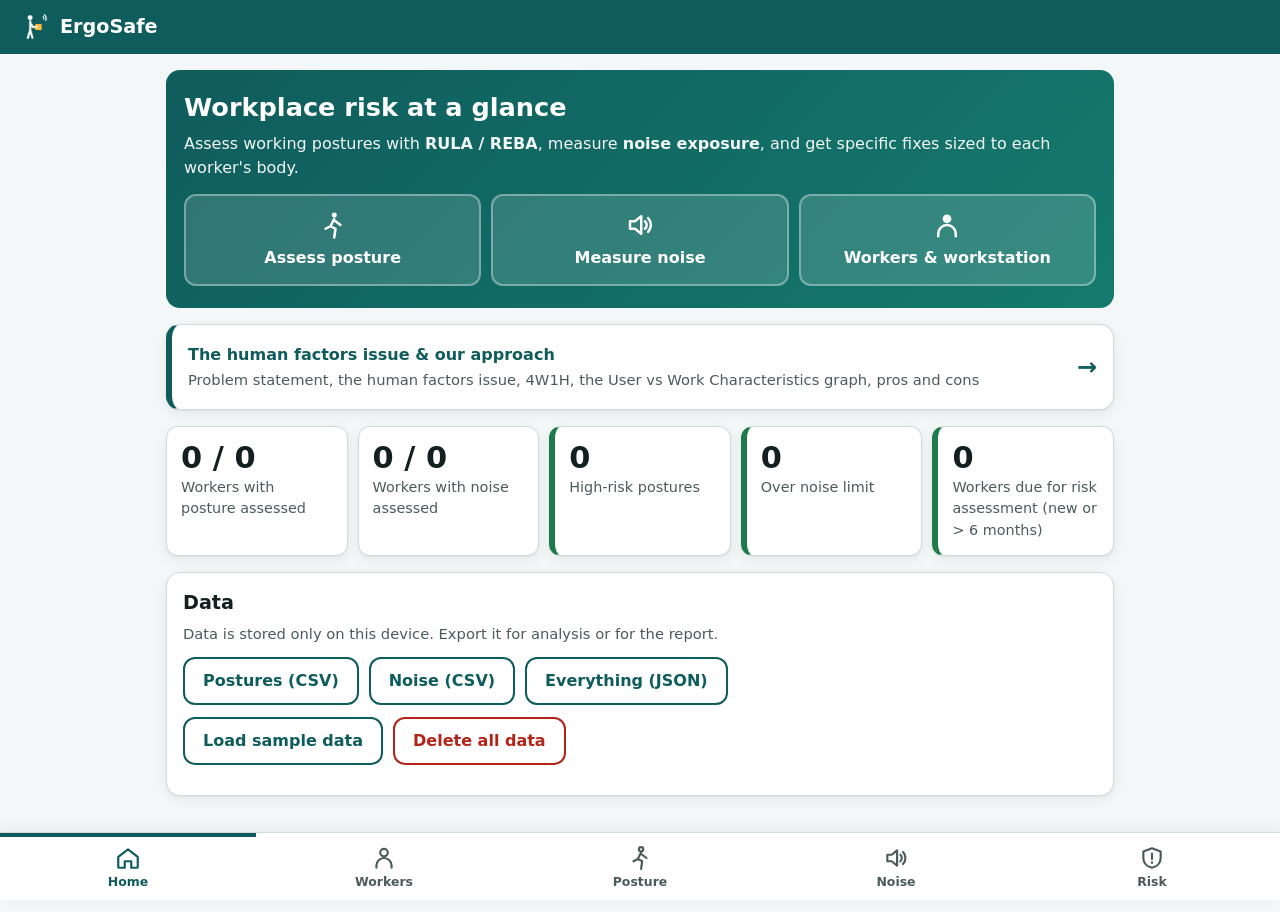
<file: index.html>
<!doctype html>
<html lang="en">
<head>
  <meta charset="utf-8">
  <meta name="viewport" content="width=device-width, initial-scale=1, viewport-fit=cover">
  <title>ErgoSafe</title>
  <meta name="description" content="Workplace posture (RULA / REBA) and noise exposure risk assessment with specific fixes for each worker.">
  <meta name="theme-color" content="#0f5c5c">
  <link rel="manifest" href="manifest.webmanifest">
  <link rel="icon" type="image/png" href="icons/icon-192.png">
  <link rel="apple-touch-icon" href="icons/icon-192.png">
  <link rel="stylesheet" href="css/styles.css">
</head>
<body>
  <a class="skip-link" href="#main">Skip to content</a>

  <header class="app-header">
    <div class="brand">
      <img src="icons/icon-192.png" alt="" width="34" height="34">
      <span>ErgoSafe</span>
    </div>
  </header>

  <main id="main">

    <!-- ============================ HOME / DASHBOARD ============================ -->
    <section id="view-home" class="view" aria-labelledby="home-title" hidden>
      <div class="hero">
        <h1 id="home-title">Workplace risk at a glance</h1>
        <p>Assess working postures with <strong>RULA / REBA</strong>, measure <strong>noise exposure</strong>, and get specific fixes sized to each worker's body.</p>
        <div class="quick-actions">
          <a class="big-action" href="#posture">
            <svg viewBox="0 0 24 24" aria-hidden="true"><circle cx="13" cy="4" r="2"/><path d="M13 7l-3 6 4 2-1 7M10 13l-4 2M14 9l4 3"/></svg>
            <span>Assess posture</span>
          </a>
          <a class="big-action" href="#noise">
            <svg viewBox="0 0 24 24" aria-hidden="true"><path d="M4 9v6h4l5 4V5L8 9z"/><path d="M16 9a4 4 0 0 1 0 6M18.5 6.5a8 8 0 0 1 0 11"/></svg>
            <span>Measure noise</span>
          </a>
          <a class="big-action" href="#workers">
            <svg viewBox="0 0 24 24" aria-hidden="true"><circle cx="12" cy="7" r="3.5"/><path d="M5 21v-2a7 7 0 0 1 14 0v2"/></svg>
            <span>Workers &amp; workstation</span>
          </a>
        </div>
      </div>

      <a class="about-link card" href="#about">
        <span class="about-link-text">
          <strong>The human factors issue &amp; our approach</strong>
          <span class="hint">Problem statement, the human factors issue, 4W1H, the User vs Work Characteristics graph, pros and cons</span>
        </span>
        <span class="about-link-arrow" aria-hidden="true">→</span>
      </a>

      <div id="home-summary" class="tile-row" aria-live="polite"></div>

      <div class="card">
        <h2>Data</h2>
        <p class="hint">Data is stored only on this device. Export it for analysis or for the report.</p>
        <div class="button-row">
          <button type="button" class="button" id="export-postures-csv">Postures (CSV)</button>
          <button type="button" class="button" id="export-noise-csv">Noise (CSV)</button>
          <button type="button" class="button" id="export-json">Everything (JSON)</button>
        </div>
        <div class="button-row">
          <button type="button" class="button" id="load-sample-data">Load sample data</button>
          <button type="button" class="button danger" id="clear-all-data">Delete all data</button>
        </div>
      </div>
    </section>

    <!-- ============================ ABOUT THE ISSUE ============================ -->
    <section id="view-about" class="view" aria-labelledby="about-title" hidden>
      <a class="back-link" href="#home">← Back to Home</a>
      <h1 id="about-title" class="view-title">The issue &amp; our approach</h1>

      <details class="card collapsible step" data-accordion="about" id="about-step-1" open>
        <summary><h2><span class="step-number">1</span> The problem statement</h2></summary>
        <div class="problem-statement">
          <p>Factory workers are exposed to harmful working postures and harmful noise because workstations, tasks and work environments are not designed around human body dimensions, physical tolerance and hearing. The resulting musculoskeletal disorders and hearing loss are slow, invisible and permanent, and they persist because supervisors have no practical way to measure the risk, understand it, act on it, or check that their fixes worked.</p>
        </div>
        <h3>Why the risk goes unmanaged</h3>
        <ol>
          <li>RULA, REBA and noise surveys need <strong>trained assessors</strong> and paper worksheets.</li>
          <li>Noise needs a <strong>sound level meter</strong> small factories do not own.</li>
          <li>Results stay on paper: the <strong>supervisor</strong>, who can change the workplace, cannot see who is most at risk, what to fix first, or whether a fix worked.</li>
        </ol>
        <h3>The two checks</h3>
        <div class="check-list">
          <div class="check-item">
            <span class="check-tick" aria-hidden="true">✓</span>
            <div><strong>Is it a human issue? Yes.</strong> The work's heights, loads, durations and sound levels exceed human limits. The fix is to change the work to fit the human.</div>
          </div>
          <div class="check-item">
            <span class="check-tick" aria-hidden="true">✓</span>
            <div><strong>Can it be a progressive web app? Yes.</strong> A phone has a camera (posture), a microphone (noise) and enough power to detect the pose inside the browser. It installs from a link, works offline and needs no app store.</div>
          </div>
        </div>
      </details>

      <details class="card collapsible step" data-accordion="about" id="about-step-2">
        <summary><h2><span class="step-number">2</span> The human factors issue</h2></summary>
        <p class="about-principle">Work should be designed around the <strong>capabilities and limits of the human</strong>, not the other way round.</p>
        <p>In factories the machines, pallets and presses work exactly as designed. What fails is the <strong>fit between the work and the human</strong>. The work exceeds three human limits:</p>
        <div class="mismatch-list">
          <div class="mismatch">
            <h3>Body size varies</h3>
            <p><span class="mismatch-label">Limit</span> Indian adults range from about 143 cm (small woman) to 176 cm (tall man).</p>
            <p><span class="mismatch-label">Work demand</span> One fixed workstation height; items on the floor or above the shoulder.</p>
            <p><span class="mismatch-label">Result</span> The worker bends, stoops, reaches or shrugs. The awkward posture is <strong>caused by the design</strong>.</p>
          </div>
          <div class="mismatch">
            <h3>Body tolerates limited load</h3>
            <p><span class="mismatch-label">Limit</span> Muscles, joints and spinal discs cope with neutral postures, not bent, twisted or raised ones held for long.</p>
            <p><span class="mismatch-label">Work demand</span> Awkward postures held or repeated for hours, with loads and little recovery.</p>
            <p><span class="mismatch-label">Result</span> Fatigue, then musculoskeletal disorders of the back, neck, shoulders, wrists and knees.</p>
          </div>
          <div class="mismatch mismatch-noise">
            <h3>Hearing is fragile</h3>
            <p><span class="mismatch-label">Limit</span> The ear's sensory cells do not regrow, and the ear must also catch speech and alarms.</p>
            <p><span class="mismatch-label">Work demand</span> Hours in zones above 85 to 90 dB(A): presses, looms, grinders.</p>
            <p><span class="mismatch-label">Result</span> Permanent hearing loss; masked warnings; more accidents.</p>
          </div>
        </div>
        <p class="about-insight"><strong>Key insight:</strong> many harmful postures are not a bad habit. They come from a workstation that does not fit this worker's body. Fix the workstation, not the worker.</p>
        <h3>Why it matters</h3>
        <div class="tile-row about-stats">
          <div class="tile tile-high"><div class="tile-value">1.71 bn</div><div class="tile-label">people with musculoskeletal conditions, the leading cause of disability (WHO)</div></div>
          <div class="tile tile-high"><div class="tile-value">71.6%</div><div class="tile-label">of power-loom weavers studied in Tamil Nadu had hearing loss</div></div>
          <div class="tile"><div class="tile-value">&gt;90%</div><div class="tile-label">of Indian workers are informal, rarely with an ergonomist</div></div>
        </div>
        <p>The harm is <strong>slow, invisible and permanent</strong>: by the time a worker notices, the damage is done. The risk must be found <em>before</em> symptoms appear.</p>
      </details>

      <details class="card collapsible step" data-accordion="about" id="about-step-3">
        <summary><h2><span class="step-number">3</span> 4W1H analysis</h2></summary>
        <dl class="four-w">
          <div><dt>Who is facing it?</dt><dd>
            <ul>
              <li>Factory workers lifting, feeding machines, assembling, packing or inspecting, from 143 cm to 176 cm tall.</li>
              <li>Workers in loud zones.</li>
              <li><strong>Supervisors</strong> with no ergonomics training: the users of this app.</li>
            </ul>
            <span class="graph-tag">feeds Anthropometry</span></dd></div>
          <div><dt>When does it happen?</dt><dd>
            <ul>
              <li>When an awkward posture is held or repeated: risk depends on how bad, how long and how often.</li>
              <li>Noise adds up over the shift: a level safe for 1 hour is harmful for 8.</li>
            </ul>
            <span class="graph-tag">feeds Biomechanics</span></dd></div>
          <div><dt>Where does it happen?</dt><dd>
            <ul>
              <li>At workstations whose heights and reach do not match the worker.</li>
              <li>In loud zones such as press shops and weaving sections, where noise also masks speech and alarms.</li>
            </ul>
            <span class="graph-tag">feeds Information handling</span></dd></div>
          <div><dt>What is the issue?</dt><dd>
            <ol>
              <li>Awkward postures, with load, poor grip and repetition.</li>
              <li>Workstation misfit: the root cause.</li>
              <li>Excess daily noise dose.</li>
              <li>An assessment gap: risks are rarely measured, acted on or re-checked.</li>
            </ol></dd></div>
          <div><dt>How is it solved?</dt><dd>
            <div class="loop" aria-label="Measure, score, fix, re-assess, track, then repeat">
              <span class="loop-step"><strong>Measure</strong>photo, mic, height</span>
              <span class="loop-arrow" aria-hidden="true">→</span>
              <span class="loop-step"><strong>Score</strong>RULA, REBA, noise dose</span>
              <span class="loop-arrow" aria-hidden="true">→</span>
              <span class="loop-step"><strong>Fix</strong>worker-sized actions</span>
              <span class="loop-arrow" aria-hidden="true">→</span>
              <span class="loop-step"><strong>Re-assess</strong>before / after</span>
              <span class="loop-arrow" aria-hidden="true">→</span>
              <span class="loop-step"><strong>Track</strong>factory ranking</span>
              <span class="loop-arrow" aria-hidden="true">↺</span>
            </div></dd></div>
        </dl>
      </details>

      <details class="card collapsible step" data-accordion="about" id="about-step-4">
        <summary><h2><span class="step-number">4</span> User vs Work Characteristics graph</h2></summary>
        <p class="hint">ErgoSafe is built level by level along the diagonal. Tap a level to open the screen that solves it. Every worker also gets this graph filled with their own findings on the Risk screen.</p>
        <div class="table-wrap">
          <div class="hf-graph about-graph" role="table" aria-label="User versus work characteristics graph: how ErgoSafe addresses each level">
            <div class="hf-axis-y" aria-hidden="true">User characteristics ↑</div>
            <div class="hf-row-label" role="rowheader">Affective needs</div>
            <div class="hf-cell" role="cell"></div><div class="hf-cell" role="cell"></div><div class="hf-cell" role="cell"></div><div class="hf-cell" role="cell"></div>
            <a class="hf-cell hf-diagonal hf-about" role="cell" href="#risk"><strong>5. Aesthetic evaluation</strong><p>Calm, consistent, step-by-step design that supervisors accept and trust. Checked with a usability survey.</p></a>
            <div class="hf-row-label" role="rowheader">Effective needs</div>
            <div class="hf-cell" role="cell"></div><div class="hf-cell" role="cell"></div><div class="hf-cell" role="cell"></div>
            <a class="hf-cell hf-diagonal hf-about" role="cell" href="#priority"><strong>4. Functional evaluation</strong><p>Re-assess after a fix: before/after reduction. HIRA matrix puts posture and noise on one scale.</p></a>
            <div class="hf-cell" role="cell"></div>
            <div class="hf-row-label" role="rowheader">Cognitive utility</div>
            <div class="hf-cell" role="cell"></div><div class="hf-cell" role="cell"></div>
            <a class="hf-cell hf-diagonal hf-about" role="cell" href="#noise"><strong>3. Information handling</strong><p>Noise dose and time allowed; risk shown as colour, icon and word; ranked factory table.</p></a>
            <div class="hf-cell" role="cell"></div><div class="hf-cell" role="cell"></div>
            <div class="hf-row-label" role="rowheader">Dynamic physical requirement</div>
            <div class="hf-cell" role="cell"></div>
            <a class="hf-cell hf-diagonal hf-about" role="cell" href="#posture"><strong>2. Biomechanics</strong><p>Photo → pose detection → joint angles → RULA / REBA, with fixes for the worst posture.</p></a>
            <div class="hf-cell" role="cell"></div><div class="hf-cell" role="cell"></div><div class="hf-cell" role="cell"></div>
            <div class="hf-row-label" role="rowheader">Static physical requirement</div>
            <a class="hf-cell hf-diagonal hf-about" role="cell" href="#workers"><strong>1. Anthropometry</strong><p>Worker's percentile and workstation heights sized to their body; ranges for shared stations.</p></a>
            <div class="hf-cell" role="cell"></div><div class="hf-cell" role="cell"></div><div class="hf-cell" role="cell"></div><div class="hf-cell" role="cell"></div>
            <div></div><div></div>
            <div class="hf-column-label" role="columnheader">Static physical dimensions</div>
            <div class="hf-column-label" role="columnheader">Dynamic</div>
            <div class="hf-column-label" role="columnheader">Operability</div>
            <div class="hf-column-label" role="columnheader">Utility</div>
            <div class="hf-column-label" role="columnheader">Art</div>
            <div></div><div class="hf-axis-x" aria-hidden="true">Work characteristics →</div>
          </div>
        </div>
      </details>

      <details class="card collapsible step" data-accordion="about" id="about-step-5">
        <summary><h2><span class="step-number">5</span> Pros and cons</h2></summary>
        <div class="pros-cons">
          <div class="pros">
            <h3>Pros</h3>
            <ul>
              <li><strong>Only a phone</strong>: no sound level meter, no worksheets, no ergonomist needed.</li>
              <li><strong>Fixes sized to the worker</strong>: workstation heights from their own body, not an average.</li>
              <li><strong>Posture and noise on one scale</strong>, with every worker ranked so the supervisor knows who to help first.</li>
              <li><strong>Checks that fixes work</strong>: before/after re-assessment with the reduction shown.</li>
              <li><strong>Built on the framework</strong>: each worker gets their own 4W1H and User vs Work graph.</li>
              <li><strong>Private and offline</strong>: photos never leave the phone.</li>
            </ul>
          </div>
          <div class="cons">
            <h3>Cons</h3>
            <ul>
              <li>One <strong>2D photo</strong> cannot measure twisting or side-bending; these are entered by hand.</li>
              <li>RULA and REBA score <strong>one moment</strong> of a task, not the whole shift.</li>
              <li>Phone <strong>microphones</strong> are approximate (about ±2 to 5 dB after calibration).</li>
              <li>Body dimensions are <strong>estimated from height</strong>, not measured.</li>
              <li>Data stays on <strong>one device</strong> and must be exported.</li>
              <li>The <strong>worker's own comfort</strong> and the effect of noise on communication are not measured yet.</li>
            </ul>
          </div>
        </div>
      </details>

    </section>

    <!-- ============================ WORKERS ============================ -->
    <section id="view-workers" class="view" aria-labelledby="workers-title" hidden>
      <h1 id="workers-title" class="view-title">Workers &amp; workstation</h1>

      <div class="card">
        <div class="card-header">
          <h2>Workers</h2>
          <button type="button" class="button primary" id="add-worker-button">+ Add worker</button>
        </div>
        <div id="worker-list" class="worker-list"></div>
      </div>

      <form id="worker-form" class="card" hidden>
        <h2 id="worker-form-title">Add worker</h2>
        <input type="hidden" id="worker-id">
        <div class="form-grid">
          <label class="field">
            <span>Name or ID</span>
            <input type="text" id="worker-name" required autocomplete="off" placeholder="e.g. Ravi K / W-014">
          </label>
          <label class="field">
            <span>Sex (for population percentile)</span>
            <select id="worker-sex">
              <option value="male">Male</option>
              <option value="female">Female</option>
            </select>
          </label>
          <label class="field">
            <span>Height (stature) in cm</span>
            <input type="number" id="worker-stature" required min="120" max="210" step="0.5" inputmode="decimal" placeholder="e.g. 165">
          </label>
          <label class="field">
            <span>Body mass in kg (optional)</span>
            <input type="number" id="worker-mass" min="30" max="200" step="0.5" inputmode="decimal">
          </label>
          <label class="field">
            <span>Works mainly</span>
            <select id="worker-posture">
              <option value="standing">Standing</option>
              <option value="seated">Seated</option>
            </select>
          </label>
          <label class="field">
            <span>Type of task</span>
            <select id="worker-task">
              <option value="precision">Precision (assembly of small parts, inspection)</option>
              <option value="light" selected>Light (packing, light assembly, keyboard)</option>
              <option value="heavy">Heavy (pressing down, using body weight)</option>
            </select>
          </label>
          <label class="field field-wide">
            <span>Workstation / zone</span>
            <input type="text" id="worker-workstation" autocomplete="off" placeholder="e.g. Packing line 2">
          </label>
        </div>
        <div class="button-row">
          <button type="submit" class="button primary">Save worker</button>
          <button type="button" class="button" id="worker-form-cancel">Cancel</button>
        </div>
      </form>

      <details class="card collapsible">
        <summary><h2>Designing for everyone</h2></summary>
        <p class="hint">One adjustable workstation should fit from a small woman (5th percentile) to a tall man (95th percentile).</p>
        <div id="population-ranges" class="table-wrap"></div>
      </details>
    </section>

    <!-- ============================ POSTURE ============================ -->
    <section id="view-posture" class="view" aria-labelledby="posture-title" hidden>
      <h1 id="posture-title" class="view-title">Posture assessment</h1>

      <details class="card collapsible step" data-accordion="posture" id="posture-step-1" open>
        <summary><h2><span class="step-number">1</span> Capture the posture</h2></summary>
        <p class="hint">Photograph the worker <strong>from the side</strong>, whole body in frame, at the worst moment of the task. Everything stays on this device.</p>
        <div id="reassess-banner" class="reassess-banner" hidden></div>
        <label class="field">
          <span>Worker being assessed</span>
          <select id="posture-worker-select" data-worker-select></select>
        </label>
        <label class="field">
          <span>Task being assessed</span>
          <input type="text" id="posture-task" autocomplete="off" placeholder="e.g. Lifting cartons from floor pallet">
        </label>
        <p id="posture-quota" class="posture-quota" aria-live="polite"></p>
        <div class="button-row">
          <label class="button primary file-button">
            <input type="file" accept="image/*" capture="environment" id="photo-capture-input">
            Take photo
          </label>
          <label class="button file-button">
            <input type="file" accept="image/*" id="photo-upload-input">
            Upload image
          </label>
          <button type="button" class="button" id="live-camera-button">Live camera</button>
          <button type="button" class="button" id="manual-mode-button">Enter angles by hand</button>
        </div>
        <p id="pose-status" class="status" role="status" aria-live="polite"></p>
        <div class="stage" id="pose-stage" hidden>
          <canvas id="pose-canvas" aria-label="Photo with measured body angles"></canvas>
          <video id="pose-video" playsinline muted></video>
          <div class="button-row" id="live-controls" hidden>
            <button type="button" class="button primary" id="freeze-button">Freeze &amp; assess</button>
            <button type="button" class="button" id="switch-camera-button">Switch camera</button>
            <button type="button" class="button" id="stop-camera-button">Stop camera</button>
          </div>
        </div>
      </details>

      <div id="posture-details" class="locked">
        <details class="card collapsible step" data-accordion="posture" id="posture-step-2">
          <summary><h2><span class="step-number">2</span> Check the joint angles</h2></summary>
          <div class="step-locked">Capture the posture first — take a photo, use the live camera or enter the angles by hand in step 1. <button type="button" class="button small" data-go-step1>Go to step 1</button></div>
          <div class="step-content">
          <p class="hint">Angles marked <span class="tag tag-auto">auto</span> were measured from the image. If one looks wrong, drag its slider — you stay in control of the result.</p>
          <div id="angle-sliders" class="angle-sliders"></div>
          </div>
        </details>

        <details class="card collapsible step" data-accordion="posture" id="posture-step-3">
          <summary><h2><span class="step-number">3</span> Describe the task</h2></summary>
          <div class="step-locked">Capture the posture first — take a photo, use the live camera or enter the angles by hand in step 1. <button type="button" class="button small" data-go-step1>Go to step 1</button></div>
          <div class="step-content">

          <fieldset class="choice-group">
            <legend>Work posture</legend>
            <label class="choice"><input type="radio" name="posture-mode" value="standing" checked> Standing</label>
            <label class="choice"><input type="radio" name="posture-mode" value="seated"> Seated</label>
          </fieldset>

          <fieldset class="check-group">
            <legend>Arms and wrists</legend>
            <label class="check"><input type="checkbox" data-factor="shoulderRaised"> Shoulder is raised (shrugging)</label>
            <label class="check"><input type="checkbox" data-factor="armAbducted"> Upper arm held out to the side</label>
            <label class="check"><input type="checkbox" data-factor="armSupported"> Arm is supported or the person is leaning on it</label>
            <label class="check"><input type="checkbox" data-factor="armAcrossMidline"> Hand works across the body or out to the side</label>
            <label class="check"><input type="checkbox" data-factor="wristDeviated"> Wrist bent sideways (towards thumb or little finger)</label>
            <label class="check"><input type="checkbox" data-factor="wristTwistEndRange"> Wrist twisted near the end of its range</label>
          </fieldset>

          <fieldset class="check-group">
            <legend>Neck and trunk</legend>
            <label class="check"><input type="checkbox" data-factor="neckTwisted"> Neck twisted</label>
            <label class="check"><input type="checkbox" data-factor="neckSideBent"> Neck bent sideways</label>
            <label class="check"><input type="checkbox" data-factor="trunkTwisted"> Trunk twisted</label>
            <label class="check"><input type="checkbox" data-factor="trunkSideBent"> Trunk bent sideways</label>
            <label class="check"><input type="checkbox" data-factor="trunkWellSupported"> Seated with the back well supported</label>
          </fieldset>

          <fieldset class="check-group">
            <legend>Legs</legend>
            <label class="check"><input type="checkbox" data-factor="legsSupported" checked> Both feet supported, weight evenly balanced</label>
          </fieldset>

          <fieldset class="check-group">
            <legend>Load and grip</legend>
            <div class="form-grid">
              <label class="field">
                <span>Load or force in kg</span>
                <input type="number" id="load-kg" min="0" max="100" step="0.5" value="0" inputmode="decimal">
              </label>
              <label class="field">
                <span>How the load is handled</span>
                <select id="load-pattern">
                  <option value="intermittent">Now and then (intermittent)</option>
                  <option value="static">Held or repeated</option>
                  <option value="shock">Sudden jerk / shock</option>
                </select>
              </label>
              <label class="field">
                <span>Grip on the load (REBA coupling)</span>
                <select id="coupling">
                  <option value="0">Good — proper handle</option>
                  <option value="1">Fair — acceptable hand-hold</option>
                  <option value="2">Poor — no handle, awkward</option>
                  <option value="3">Unacceptable — unsafe grip</option>
                </select>
              </label>
            </div>
          </fieldset>

          <fieldset class="check-group">
            <legend>Activity</legend>
            <label class="check"><input type="checkbox" data-factor="staticOver1Min"> Posture held for more than 1 minute</label>
            <label class="check"><input type="checkbox" data-factor="repeatedOver4PerMin"> Same action repeated more than 4 times a minute</label>
            <label class="check"><input type="checkbox" data-factor="rapidOrUnstable"> Rapid large changes in posture, or unstable base</label>
          </fieldset>

          <fieldset class="check-group">
            <legend>When — exposure to this posture</legend>
            <p class="hint">RULA and REBA score one moment. How long and how often it happens decides the overall risk (likelihood).</p>
            <div class="form-grid">
              <label class="field">
                <span>Hours per shift doing this task</span>
                <input type="number" id="exposure-hours" min="0.1" max="16" step="0.25" value="2" inputmode="decimal">
              </label>
              <label class="field">
                <span>How often this posture occurs</span>
                <select id="exposure-frequency">
                  <option value="rarely">Rarely (less than once an hour)</option>
                  <option value="occasionally" selected>Occasionally (1–10 times an hour)</option>
                  <option value="frequently">Frequently (10–60 times an hour)</option>
                  <option value="continuously">Continuously, or held for long periods</option>
                </select>
              </label>
            </div>
          </fieldset>
          </div>
        </details>

        <details class="card collapsible step" data-accordion="posture" id="posture-step-4">
          <summary><h2><span class="step-number">4</span> Risk result</h2><span id="step4-score" class="step-summary-badge"></span></summary>
          <div class="step-locked">Capture the posture first — take a photo, use the live camera or enter the angles by hand in step 1. <button type="button" class="button small" data-go-step1>Go to step 1</button></div>
          <div class="step-content">
          <div class="segmented" role="group" aria-label="Assessment method">
            <button type="button" class="segment" data-method="rula" aria-pressed="false">RULA</button>
            <button type="button" class="segment" data-method="reba" aria-pressed="false">REBA</button>
          </div>
          <p id="method-recommendation" class="hint"></p>
          <div id="score-summary" class="score-summary"></div>
          <div class="result-grid">
            <div id="body-map" class="body-map"></div>
            <div id="score-breakdown" class="table-wrap"></div>
          </div>
          <h3>What to change</h3>
          <ol id="recommendation-list" class="recommendation-list"></ol>
          <button type="button" class="button primary wide" id="save-assessment-button">Save assessment</button>
          </div>
        </details>
      </div>
    </section>

    <!-- ============================ NOISE ============================ -->
    <section id="view-noise" class="view" aria-labelledby="noise-title" hidden>
      <h1 id="noise-title" class="view-title">Noise exposure</h1>

      <details class="card collapsible step" data-accordion="noise" id="noise-step-1" open>
        <summary><h2><span class="step-number">1</span> Measure the sound level</h2></summary>
        <label class="field">
          <span>Worker being assessed</span>
          <select id="noise-worker-select" data-worker-select></select>
        </label>
        <div class="meter">
          <div class="meter-reading">
            <span id="noise-level" class="meter-value">--</span>
            <span class="meter-unit">dB(A)</span>
          </div>
          <div id="noise-level-badge"></div>
          <div class="gauge" aria-hidden="true">
            <div class="gauge-zones"></div>
            <div class="gauge-needle" id="gauge-needle"></div>
          </div>
          <div class="gauge-scale" aria-hidden="true"><span>30</span><span>55</span><span>80</span><span>105</span><span>130</span></div>
        </div>
        <dl class="stat-grid">
          <div><dt>Average (Leq)</dt><dd id="noise-leq">--</dd></div>
          <div><dt>Maximum</dt><dd id="noise-max">--</dd></div>
          <div><dt>Measured for</dt><dd id="noise-duration">--</dd></div>
          <div><dt>Allowed time at this level</dt><dd id="noise-allowed">--</dd></div>
        </dl>
        <div class="button-row">
          <button type="button" class="button primary" id="noise-start-button">Start measuring</button>
          <button type="button" class="button" id="noise-stop-button" disabled>Stop</button>
          <button type="button" class="button" id="noise-reset-button">Reset</button>
        </div>
        <p id="noise-status" class="status" role="status" aria-live="polite"></p>

        <div class="add-to-log">
          <h3>Add this measurement to the worker's day</h3>
          <div class="form-grid">
            <label class="field">
              <span>Zone / machine</span>
              <input type="text" id="noise-zone-input" autocomplete="off" placeholder="e.g. Press shop">
            </label>
            <label class="field">
              <span>Hours per shift spent here</span>
              <input type="number" id="noise-hours-input" min="0.1" max="16" step="0.25" value="1" inputmode="decimal">
            </label>
          </div>
          <button type="button" class="button" id="noise-add-to-log-button">Add measured level</button>
        </div>
      </details>

      <details class="card collapsible step" data-accordion="noise" id="noise-step-2">
        <summary><h2><span class="step-number">2</span> Daily exposure &amp; actions</h2><span id="noise-step2-dose" class="step-summary-badge"></span></summary>
        <div id="noise-reassess-banner" class="reassess-banner" hidden></div>
        <label class="field">
          <span>Exposure standard</span>
          <select id="noise-standard">
            <option value="niosh">NIOSH (85 dB(A), 3 dB exchange) — more protective</option>
            <option value="india">Factories Act, India (90 dB(A), 5 dB exchange) — legal limit</option>
          </select>
        </label>
        <div class="table-wrap">
          <table class="data-table">
            <thead><tr><th>Zone</th><th>Level dB(A)</th><th>Hours</th><th>Allowed</th><th>Dose</th><th><span class="visually-hidden">Remove</span></th></tr></thead>
            <tbody id="exposure-rows"></tbody>
          </table>
        </div>
        <details class="manual-entry">
          <summary>Add a zone by hand</summary>
          <div class="form-grid">
            <label class="field"><span>Zone</span><input type="text" id="manual-zone" autocomplete="off"></label>
            <label class="field"><span>Level dB(A)</span><input type="number" id="manual-level" min="40" max="140" step="0.5" inputmode="decimal"></label>
            <label class="field"><span>Hours</span><input type="number" id="manual-hours" min="0.1" max="16" step="0.25" inputmode="decimal"></label>
          </div>
          <button type="button" class="button" id="manual-add-button">Add zone</button>
        </details>
        <div id="exposure-results"></div>
        <h3>What to do</h3>
        <ol id="noise-recommendations" class="recommendation-list"></ol>
        <button type="button" class="button primary wide" id="noise-save-button">Save noise assessment</button>
      </details>

      <details class="card collapsible step" data-accordion="noise" id="noise-step-3">
        <summary><h2><span class="step-number">3</span> Calibrate the microphone <span class="optional">(optional)</span></h2></summary>
        <p class="hint">Phone microphones differ by several decibels. For accurate readings, place the phone next to a calibrated sound level meter, play a steady sound, start measuring, and enter the meter's reading.</p>
        <div class="form-grid">
          <label class="field">
            <span>Reference meter reading, dB(A)</span>
            <input type="number" id="calibration-reference" min="30" max="130" step="0.1" inputmode="decimal">
          </label>
        </div>
        <div class="button-row">
          <button type="button" class="button primary" id="calibrate-button">Calibrate to meter</button>
          <button type="button" class="button" id="rough-calibrate-button">Rough: this room is quiet (≈ 40 dB(A))</button>
          <button type="button" class="button" id="reset-calibration-button">Reset</button>
        </div>
        <p class="hint" id="calibration-offset"></p>
      </details>
    </section>

    <!-- ============================ PRIORITY ACTIONS ============================ -->
    <section id="view-priority" class="view" aria-labelledby="priority-title" hidden>
      <a class="back-link" href="#risk">← Back to Risk</a>
      <h1 id="priority-title" class="view-title">Priority actions</h1>
      <div id="priority-page"></div>
    </section>

    <!-- ============================ RISK PROFILE ============================ -->
    <section id="view-risk" class="view" aria-labelledby="risk-title" hidden>
      <h1 id="risk-title" class="visually-hidden">Risk</h1>
      <div id="risk-profile"></div>
    </section>

  </main>

  <nav class="tab-bar" aria-label="Main">
    <a href="#home" data-tab="home">
      <svg viewBox="0 0 24 24" aria-hidden="true"><path d="M3 11l9-7 9 7v9a1 1 0 0 1-1 1h-5v-6H9v6H4a1 1 0 0 1-1-1z"/></svg>
      <span>Home</span>
    </a>
    <a href="#workers" data-tab="workers">
      <svg viewBox="0 0 24 24" aria-hidden="true"><circle cx="12" cy="7" r="3.5"/><path d="M5 21v-2a7 7 0 0 1 14 0v2"/></svg>
      <span>Workers</span>
    </a>
    <a href="#posture" data-tab="posture">
      <svg viewBox="0 0 24 24" aria-hidden="true"><circle cx="13" cy="4" r="2"/><path d="M13 7l-3 6 4 2-1 7M10 13l-4 2M14 9l4 3"/></svg>
      <span>Posture</span>
    </a>
    <a href="#noise" data-tab="noise">
      <svg viewBox="0 0 24 24" aria-hidden="true"><path d="M4 9v6h4l5 4V5L8 9z"/><path d="M16 9a4 4 0 0 1 0 6M18.5 6.5a8 8 0 0 1 0 11"/></svg>
      <span>Noise</span>
    </a>
    <a href="#risk" data-tab="risk">
      <svg viewBox="0 0 24 24" aria-hidden="true"><path d="M12 3l8 3v6c0 4.5-3.4 8-8 9-4.6-1-8-4.5-8-9V6z"/><path d="M12 8v5M12 16v.5"/></svg>
      <span>Risk</span>
    </a>
  </nav>

  <div id="toast" class="toast" role="status" aria-live="polite"></div>

  <script>
    // Safety net: if the app fails to start (for example a half-updated
    // offline copy right after an update), clear the offline copy and reload
    // once. If it still fails, show a "Reload app" button — never a blank page.
    (function () {
      function clearOfflineCopy() {
        var jobs = [];
        if (window.caches) {
          jobs.push(caches.keys().then(function (names) {
            return Promise.all(names.filter(function (name) { return name.indexOf('ergosafe-v') === 0; })
              .map(function (name) { return caches.delete(name); }));
          }));
        }
        if (navigator.serviceWorker) {
          jobs.push(navigator.serviceWorker.getRegistrations().then(function (registrations) {
            return Promise.all(registrations.map(function (registration) { return registration.unregister(); }));
          }));
        }
        return Promise.all(jobs).catch(function () {});
      }
      function showReloadMessage() {
        if (document.getElementById('startup-error')) return;
        var box = document.createElement('div');
        box.id = 'startup-error';
        box.setAttribute('role', 'alert');
        box.style.cssText = 'margin:24px 16px;padding:18px;border:2px solid #b42318;border-radius:14px;background:#fff;font:16px system-ui,sans-serif;color:#13201f';
        box.innerHTML = '<h2 style="margin:0 0 8px;font-size:1.2rem">ErgoSafe needs to refresh</h2>' +
          '<p style="margin:0 0 12px">The app was just updated. Tap below to load the new version. Your saved workers and assessments are kept.</p>' +
          '<button type="button" style="min-height:48px;padding:0 18px;border-radius:12px;border:0;background:#0f5c5c;color:#fff;font:inherit;font-weight:700">Reload app</button>';
        box.querySelector('button').onclick = function () {
          clearOfflineCopy().then(function () { location.reload(); });
        };
        document.body.insertBefore(box, document.body.firstChild);
      }
      window.__ergosafeRecover = function () {
        if (window.__ergosafeStarted) return;
        var alreadyTried = false;
        try {
          alreadyTried = sessionStorage.getItem('ergosafe-recovered') === '1';
          sessionStorage.setItem('ergosafe-recovered', '1');
        } catch (error) {}
        if (alreadyTried) {
          showReloadMessage();
        } else {
          clearOfflineCopy().then(function () { location.reload(); });
        }
      };
      // Errors while loading or starting the app code.
      window.addEventListener('error', function (event) {
        var isScriptProblem = event instanceof ErrorEvent || (event.target && event.target.tagName === 'SCRIPT');
        if (isScriptProblem && !window.__ergosafeStarted) window.__ergosafeRecover();
      }, true);
      // Last resort: still not started 15 s after the page finished loading.
      window.addEventListener('load', function () {
        setTimeout(function () { if (!window.__ergosafeStarted) showReloadMessage(); }, 15000);
      });
    })();
  </script>
  <script type="module" src="js/app.js"></script>
</body>
</html>
</file>
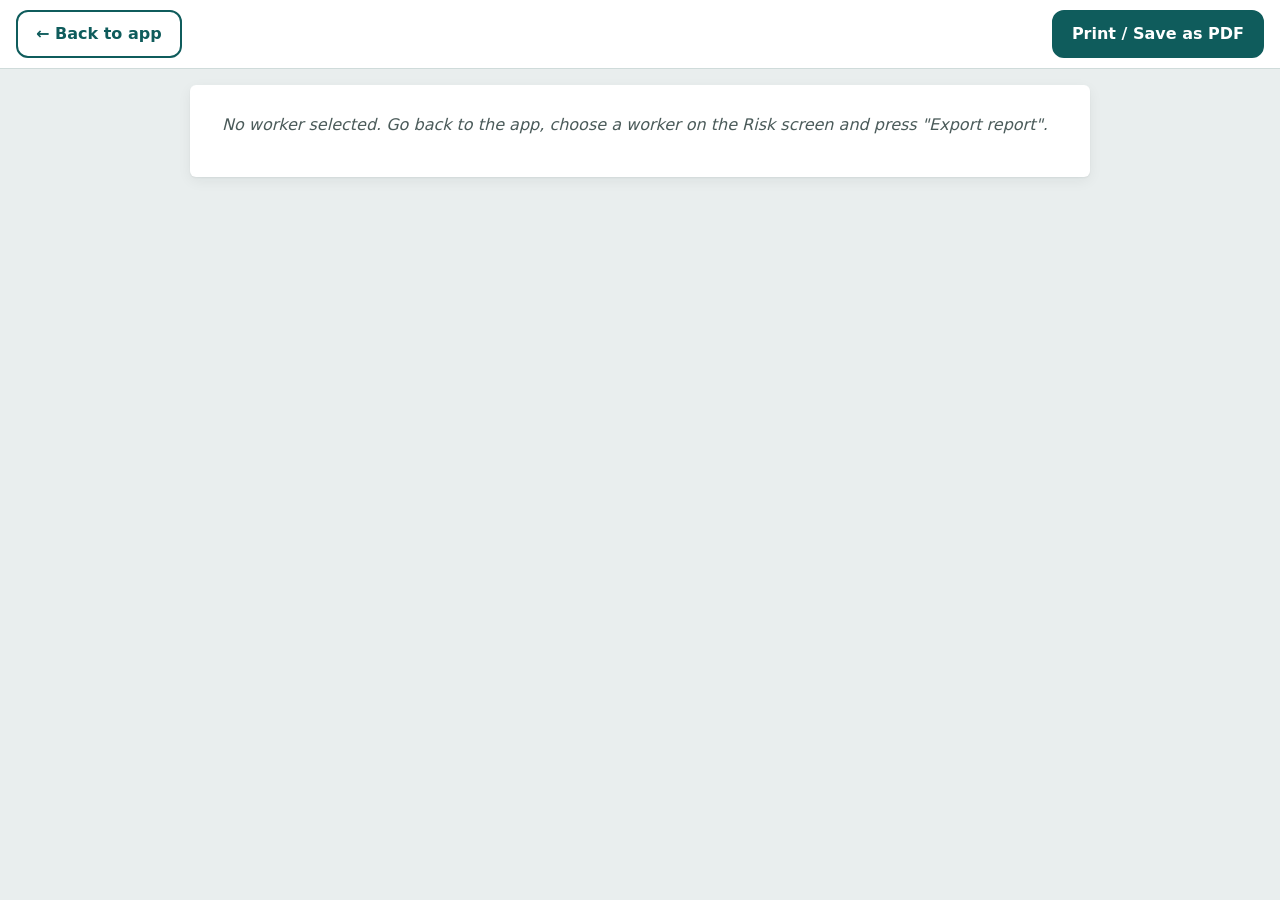
<file: report.html>
<!doctype html>
<html lang="en">
<head>
  <meta charset="utf-8">
  <meta name="viewport" content="width=device-width, initial-scale=1">
  <title>ErgoSafe report</title>
  <meta name="theme-color" content="#0f5c5c">
  <link rel="icon" type="image/png" href="icons/icon-192.png">
  <link rel="stylesheet" href="css/styles.css">
  <link rel="stylesheet" href="css/report.css">
</head>
<body class="report-page">
  <div class="report-toolbar no-print">
    <a class="button" href="index.html#risk">← Back to app</a>
    <button type="button" class="button primary" id="print-button">Print / Save as PDF</button>
  </div>
  <main id="report" class="report"></main>
  <script type="module" src="js/report.js"></script>
</body>
</html>
</file>
<file: css/styles.css>
/* ErgoSafe styles
   Human factors choices applied to the app itself:
   - touch targets at least 48 px (usable with gloves)
   - risk shown by colour + icon + word, never colour alone
   - body text 16 px+, strong contrast for glare in factories
   - one column on phones, wider layout on tablets/laptops */

:root {
  --colour-background: #f4f7f7;
  --colour-surface: #ffffff;
  --colour-surface-muted: #eef3f3;
  --colour-text: #13201f;
  --colour-text-muted: #4b5b5a;
  --colour-border: #cfdbda;
  --colour-primary: #0f5c5c;
  --colour-primary-strong: #0a4545;
  --colour-primary-soft: #dcefee;
  --colour-focus: #ffb000;

  --risk-negligible: #1f7a4a;
  --risk-negligible-soft: #e3f4ea;
  --risk-low: #1f7a4a;
  --risk-low-soft: #e3f4ea;
  --risk-medium: #9a5b00;
  --risk-medium-soft: #fff1d6;
  --risk-high: #b42318;
  --risk-high-soft: #fde4e1;
  --risk-veryhigh: #7a0916;
  --risk-veryhigh-soft: #f9d2d6;

  --radius: 14px;
  --shadow: 0 1px 2px rgba(16, 40, 40, 0.06), 0 4px 14px rgba(16, 40, 40, 0.06);
  --touch: 48px;
  --tab-bar-height: 68px;
  font-size: 16px;
}

html.high-contrast {
  --colour-background: #ffffff;
  --colour-surface: #ffffff;
  --colour-surface-muted: #ffffff;
  --colour-text: #000000;
  --colour-text-muted: #000000;
  --colour-border: #000000;
  --colour-primary: #00337a;
  --colour-primary-strong: #001a40;
  --colour-primary-soft: #e6eeff;
  --risk-low: #005a1e;
  --risk-negligible: #005a1e;
  --risk-medium: #6b3d00;
  --risk-high: #9e0000;
  --risk-veryhigh: #5c0000;
  --shadow: none;
}

* { box-sizing: border-box; }

/* Anything marked hidden stays hidden, even if a class gives it display:flex. */
[hidden] { display: none !important; }

html, body { margin: 0; }

body {
  background: var(--colour-background);
  color: var(--colour-text);
  font-family: system-ui, -apple-system, "Segoe UI", Roboto, "Noto Sans", sans-serif;
  line-height: 1.5;
  padding-bottom: calc(var(--tab-bar-height) + env(safe-area-inset-bottom) + 16px);
  -webkit-text-size-adjust: 100%;
}

h1, h2, h3 { line-height: 1.25; margin: 0 0 0.5rem; }
h1 { font-size: 1.6rem; }
h2 { font-size: 1.2rem; display: flex; align-items: center; gap: 0.5rem; }
h3 { font-size: 1.05rem; margin-top: 1.25rem; }
p { margin: 0 0 0.75rem; }
a { color: var(--colour-primary); }

:focus-visible { outline: 3px solid var(--colour-focus); outline-offset: 2px; }

.visually-hidden {
  position: absolute; width: 1px; height: 1px; padding: 0; margin: -1px;
  overflow: hidden; clip: rect(0 0 0 0); white-space: nowrap; border: 0;
}
.skip-link { position: absolute; left: -999px; top: 0; }
.skip-link:focus { left: 8px; top: 8px; background: var(--colour-surface); padding: 8px 12px; z-index: 100; }

.hint { color: var(--colour-text-muted); font-size: 0.92rem; }
.empty { color: var(--colour-text-muted); font-style: italic; }
.nowrap { white-space: nowrap; }

/* ---------- header ---------- */
.app-header {
  position: sticky; top: 0; z-index: 20;
  display: flex; align-items: center; justify-content: space-between; gap: 12px;
  padding: 10px 16px; padding-top: calc(10px + env(safe-area-inset-top));
  background: var(--colour-primary); color: #ffffff;
}
.brand { display: flex; align-items: center; gap: 10px; font-weight: 700; font-size: 1.2rem; }
.brand img { border-radius: 8px; }
.icon-button {
  width: var(--touch); height: var(--touch); flex: none;
  display: grid; place-items: center; border-radius: 12px;
  border: 2px solid rgba(255, 255, 255, 0.5); background: transparent; color: #ffffff; cursor: pointer;
}
.icon-button svg { width: 24px; height: 24px; }
.icon-button[aria-pressed="true"] { background: #ffffff; color: var(--colour-primary); }

/* ---------- layout ---------- */
main { max-width: 980px; margin: 0 auto; padding: 16px; }
.view-title { margin: 4px 0 14px; }

.card {
  background: var(--colour-surface);
  border: 1px solid var(--colour-border);
  border-radius: var(--radius);
  box-shadow: var(--shadow);
  padding: 18px 16px;
  margin-bottom: 16px;
}
.card-header { display: flex; align-items: center; justify-content: space-between; gap: 12px; flex-wrap: wrap; margin-bottom: 8px; }
.card-header h2 { margin: 0; }

.step-number {
  display: inline-grid; place-items: center; width: 28px; height: 28px; flex: none;
  border-radius: 50%; background: var(--colour-primary); color: #ffffff; font-size: 0.95rem;
}

/* ---------- hero ---------- */
.hero {
  background: linear-gradient(135deg, var(--colour-primary) 0%, #157a6e 100%);
  color: #ffffff; border-radius: var(--radius); padding: 22px 18px; margin-bottom: 16px;
}
html.high-contrast .hero { background: var(--colour-primary); }
.hero p { opacity: 0.95; }
.quick-actions { display: grid; grid-template-columns: repeat(3, minmax(0, 1fr)); gap: 10px; margin-top: 14px; }
.big-action {
  display: flex; flex-direction: column; align-items: center; justify-content: center; gap: 6px;
  min-height: 92px; padding: 10px; border-radius: 12px; text-align: center;
  background: rgba(255, 255, 255, 0.14); color: #ffffff; text-decoration: none; font-weight: 600;
  border: 2px solid rgba(255, 255, 255, 0.35);
}
.big-action:hover { background: rgba(255, 255, 255, 0.24); }
.big-action svg { width: 30px; height: 30px; fill: none; stroke: currentColor; stroke-width: 2; stroke-linecap: round; stroke-linejoin: round; }
.big-action svg circle { fill: currentColor; stroke: none; }

/* ---------- tiles ---------- */
.tile-row { display: grid; grid-template-columns: repeat(auto-fit, minmax(140px, 1fr)); gap: 10px; margin-bottom: 16px; }
.tile {
  background: var(--colour-surface); border: 1px solid var(--colour-border); border-radius: 12px;
  padding: 14px; display: flex; flex-direction: column; gap: 2px; box-shadow: var(--shadow);
}
.tile-value { font-size: 1.9rem; font-weight: 750; line-height: 1.1; }
.tile-label { color: var(--colour-text-muted); font-size: 0.9rem; }
.tile-high { border-left: 6px solid var(--risk-high); }
.tile-high .tile-value { color: var(--risk-high); }
.tile-low { border-left: 6px solid var(--risk-low); }

/* ---------- buttons ---------- */
.button-row { display: flex; flex-wrap: wrap; gap: 10px; margin: 12px 0; }
.button {
  display: inline-flex; align-items: center; justify-content: center; gap: 8px;
  min-height: var(--touch); padding: 0 18px; border-radius: 12px;
  border: 2px solid var(--colour-primary); background: var(--colour-surface); color: var(--colour-primary);
  font: inherit; font-weight: 650; cursor: pointer; text-decoration: none;
}
.button:hover { background: var(--colour-primary-soft); }
.button.primary { background: var(--colour-primary); color: #ffffff; }
.button.primary:hover { background: var(--colour-primary-strong); }
.button.danger { border-color: var(--risk-high); color: var(--risk-high); }
.button.small { min-height: 40px; padding: 0 12px; font-size: 0.9rem; }
.button.wide { width: 100%; margin-top: 12px; }
.button:disabled { opacity: 0.45; cursor: not-allowed; }
.file-button { position: relative; overflow: hidden; }
.file-button input { position: absolute; inset: 0; opacity: 0; cursor: pointer; font-size: 0; }
.link-button {
  background: none; border: 0; padding: 8px 4px; min-height: 40px; color: var(--colour-primary);
  font: inherit; font-size: 0.9rem; text-decoration: underline; cursor: pointer;
}

/* ---------- forms ---------- */
.form-grid { display: grid; grid-template-columns: repeat(auto-fit, minmax(220px, 1fr)); gap: 12px; }
.field { display: flex; flex-direction: column; gap: 6px; margin-bottom: 8px; }
.field > span { font-weight: 600; font-size: 0.95rem; }
.field-wide { grid-column: 1 / -1; }
input[type="text"], input[type="number"], select, textarea {
  width: 100%; min-height: var(--touch); padding: 10px 12px; border-radius: 10px;
  border: 2px solid var(--colour-border); background: var(--colour-surface); color: var(--colour-text); font: inherit;
}
textarea { min-height: 90px; resize: vertical; }
input:focus, select:focus, textarea:focus { border-color: var(--colour-primary); }

fieldset { border: 0; padding: 0; margin: 0 0 16px; }
legend { font-weight: 700; margin-bottom: 8px; padding: 0; }
.check-group, .choice-group { border-top: 1px solid var(--colour-border); padding-top: 12px; }
.check, .choice {
  display: flex; align-items: center; gap: 12px; min-height: var(--touch); padding: 6px 10px;
  border-radius: 10px; cursor: pointer;
}
.check:hover, .choice:hover { background: var(--colour-surface-muted); }
.check input, .choice input { width: 24px; height: 24px; flex: none; accent-color: var(--colour-primary); }
.choice-group { display: flex; flex-wrap: wrap; gap: 6px 18px; }
.choice-group legend { width: 100%; }

/* ---------- status ---------- */
.status { min-height: 1.5em; font-weight: 600; color: var(--colour-primary); margin: 8px 0 0; }
.status.error { color: var(--risk-high); }

/* ---------- tags & badges ---------- */
.tag {
  display: inline-block; padding: 1px 8px; border-radius: 999px; font-size: 0.78rem; font-weight: 700;
  border: 1px solid currentColor; vertical-align: middle;
}
.tag-auto { color: var(--colour-primary); background: var(--colour-primary-soft); }
.tag-check { color: var(--risk-medium); background: var(--risk-medium-soft); }
.tag-edited { color: #4a3aa8; background: #ebe8fb; }
.tag-default { color: var(--colour-text-muted); background: var(--colour-surface-muted); }

.badge {
  display: inline-flex; align-items: center; gap: 6px; padding: 4px 10px 4px 7px;
  border-radius: 999px; font-weight: 700; font-size: 0.88rem; border: 2px solid currentColor;
  max-width: 100%;
}
.badge .icon { width: 18px; height: 18px; flex: none; }
.risk-negligible { color: var(--risk-negligible); background: var(--risk-negligible-soft); }
.risk-low { color: var(--risk-low); background: var(--risk-low-soft); }
.risk-medium { color: var(--risk-medium); background: var(--risk-medium-soft); }
.risk-high { color: var(--risk-high); background: var(--risk-high-soft); }
.risk-veryhigh { color: #ffffff; background: var(--risk-veryhigh); border-color: var(--risk-veryhigh); }
html.high-contrast .badge { background: #ffffff; }
html.high-contrast .risk-veryhigh { background: var(--risk-veryhigh); }

.risk-border-negligible, .risk-border-low { border-left: 8px solid var(--risk-low) !important; }
.risk-border-medium { border-left: 8px solid var(--risk-medium) !important; }
.risk-border-high { border-left: 8px solid var(--risk-high) !important; }
.risk-border-veryhigh { border-left: 8px solid var(--risk-veryhigh) !important; }

/* ---------- posture: stage ---------- */
.stage { margin-top: 12px; }
.stage canvas {
  display: block; width: 100%; height: auto; max-height: 70vh; object-fit: contain;
  border-radius: 12px; background: #0d1414;
}
/* The video is drawn onto the canvas, so the element itself is kept off-screen
   (not display:none — some phones stop decoding hidden videos). */
#pose-video { position: absolute; width: 1px; height: 1px; opacity: 0; pointer-events: none; }

/* ---------- posture: sliders ---------- */
.angle-sliders { display: grid; grid-template-columns: repeat(auto-fit, minmax(260px, 1fr)); gap: 6px 20px; }
.angle-row { padding: 10px 0; border-bottom: 1px solid var(--colour-border); }
.angle-label { display: flex; align-items: center; gap: 8px; }
.angle-label label { font-weight: 700; }
.angle-label output { margin-left: auto; font-weight: 750; font-size: 1.2rem; font-variant-numeric: tabular-nums; }
.angle-row input[type="range"] { width: 100%; height: var(--touch); accent-color: var(--colour-primary); }
.angle-help { margin: 0; font-size: 0.85rem; color: var(--colour-text-muted); }

/* ---------- posture: results ---------- */
.segmented { display: inline-flex; border: 2px solid var(--colour-primary); border-radius: 12px; overflow: hidden; margin-bottom: 8px; }
.segment {
  min-height: var(--touch); min-width: 96px; padding: 0 18px; border: 0; background: var(--colour-surface);
  color: var(--colour-primary); font: inherit; font-weight: 700; cursor: pointer;
}
.segment[aria-pressed="true"] { background: var(--colour-primary); color: #ffffff; }

.score-summary {
  display: flex; gap: 18px; align-items: center; flex-wrap: wrap;
  padding: 14px 16px; border-radius: 12px; background: var(--colour-surface-muted); margin: 8px 0 16px;
}
.score-big { display: flex; align-items: baseline; gap: 4px; }
.score-number { font-size: 3.2rem; font-weight: 800; line-height: 1; font-variant-numeric: tabular-nums; }
.score-max { font-size: 1.2rem; color: var(--colour-text-muted); font-weight: 600; }
.score-text { flex: 1; min-width: 220px; }
.score-text p { margin: 8px 0 0; }
.score-method { font-weight: 700; color: var(--colour-text-muted); margin-bottom: 4px; }

.result-grid { display: grid; grid-template-columns: minmax(0, 1fr); gap: 16px; }
@media (min-width: 760px) {
  .result-grid { grid-template-columns: minmax(220px, 300px) minmax(0, 1fr); }
}

.body-map { display: flex; gap: 12px; align-items: flex-start; }
.body-map svg { width: 110px; flex: none; }
.part-head { fill: var(--colour-surface-muted); stroke: var(--colour-text-muted); stroke-width: 1.5; }
.part { stroke: rgba(0, 0, 0, 0.35); stroke-width: 1.5; }
.part.level-low { fill: var(--risk-low); }
.part.level-medium { fill: #e09a1a; }
.part.level-high { fill: var(--risk-high); }
.part-list { list-style: none; padding: 0; margin: 0; flex: 1; display: flex; flex-direction: column; gap: 6px; }
.part-list li { display: flex; justify-content: space-between; align-items: center; gap: 8px; flex-wrap: wrap; font-weight: 600; }
.part-score { font-weight: 400; color: var(--colour-text-muted); font-size: 0.85rem; }

.recommendation-list { list-style: none; padding: 0; margin: 0; display: flex; flex-direction: column; gap: 10px; }
.recommendation { border: 1px solid var(--colour-border); border-radius: 12px; padding: 12px 14px; background: var(--colour-surface); }
.recommendation p { margin: 6px 0 0; }
.recommendation-head { display: flex; align-items: center; gap: 10px; flex-wrap: wrap; }
.recommendation-issue { font-weight: 600; }

/* ---------- tables ---------- */
/* position: relative keeps screen-reader-only labels inside the scroll box,
   so wide tables scroll on their own and never widen the whole page. */
.table-wrap { position: relative; overflow-x: auto; -webkit-overflow-scrolling: touch; }
.data-table { width: 100%; border-collapse: collapse; font-size: 0.92rem; }
.data-table caption { text-align: left; font-weight: 700; padding-bottom: 6px; }
.data-table th, .data-table td { padding: 8px 10px; border-bottom: 1px solid var(--colour-border); text-align: left; vertical-align: top; }
.data-table th { background: var(--colour-surface-muted); font-weight: 700; }
.data-table .total-row td { font-weight: 750; background: var(--colour-primary-soft); }
.breakdown + .breakdown { margin-top: 10px; }

/* ---------- noise ---------- */
.meter { text-align: center; margin: 10px 0; }
.meter-reading { display: flex; justify-content: center; align-items: baseline; gap: 8px; }
.meter-value { font-size: 4.2rem; font-weight: 800; font-variant-numeric: tabular-nums; line-height: 1.05; }
.meter-unit { font-size: 1.3rem; font-weight: 700; color: var(--colour-text-muted); }
#noise-level-badge { min-height: 34px; margin: 6px 0 10px; }
.gauge { position: relative; height: 26px; margin: 4px 6px 0; }
.gauge-zones {
  position: absolute; inset: 0; border-radius: 999px;
  /* 30–130 dB: green < 80, amber 80–90, red 90–115, dark red > 115 */
  background: linear-gradient(90deg, var(--risk-low) 0%, var(--risk-low) 50%, #e09a1a 50%, #e09a1a 60%, var(--risk-high) 60%, var(--risk-high) 85%, var(--risk-veryhigh) 85%);
}
.gauge-needle {
  position: absolute; top: -6px; width: 6px; height: 38px; margin-left: -3px; border-radius: 3px;
  background: var(--colour-text); box-shadow: 0 0 0 2px var(--colour-surface); transition: left 0.12s linear;
}
.gauge-scale { display: flex; justify-content: space-between; font-size: 0.8rem; color: var(--colour-text-muted); margin: 4px 0 0; }
.stat-grid { display: grid; grid-template-columns: repeat(auto-fit, minmax(150px, 1fr)); gap: 10px; margin: 14px 0 0; }
.stat-grid div { background: var(--colour-surface-muted); border-radius: 10px; padding: 10px 12px; }
.stat-grid dt { font-size: 0.82rem; color: var(--colour-text-muted); }
.stat-grid dd { margin: 2px 0 0; font-weight: 750; font-size: 1.1rem; }
.add-to-log { border-top: 1px solid var(--colour-border); margin-top: 16px; padding-top: 4px; }
.manual-entry { margin: 12px 0; }
.manual-entry summary, details summary { cursor: pointer; font-weight: 650; min-height: 40px; display: flex; align-items: center; color: var(--colour-primary); }

.dose-summary { background: var(--colour-surface-muted); border-radius: 12px; padding: 14px 16px; margin: 14px 0; }
.dose-headline { display: flex; align-items: baseline; gap: 10px; margin-bottom: 8px; font-weight: 600; }
.dose-bar { position: relative; height: 16px; border-radius: 999px; background: var(--colour-border); margin: 12px 0 2px; overflow: visible; }
.dose-bar-fill { height: 100%; border-radius: 999px; }
.risk-fill-negligible, .risk-fill-low { background: var(--risk-low); }
.risk-fill-medium { background: #e09a1a; }
.risk-fill-high { background: var(--risk-high); }
.risk-fill-veryhigh { background: var(--risk-veryhigh); }
.dose-bar-limit { position: absolute; left: 50%; top: -5px; width: 3px; height: 26px; background: var(--colour-text); }
.dose-bar-caption { margin-bottom: 8px; }

/* ---------- workers ---------- */
.worker-list { display: flex; flex-direction: column; gap: 8px; }
/* Each worker is a fold: title row (name + Edit/Delete), profile inside. */
.worker-fold { border: 1px solid var(--colour-border); border-radius: 12px; overflow: hidden; background: var(--colour-surface); }
.worker-fold[open] { border: 2px solid var(--colour-primary); }
/* Row 1: name | Edit Delete | chevron.  Row 2: details across the full width. */
.worker-card {
  display: grid; grid-template-columns: minmax(0, 1fr) auto auto; align-items: center; gap: 4px 10px;
  padding: 10px 12px; min-height: var(--touch); cursor: pointer; list-style: none;
}
/* Override the general "details summary" style (bold, teal) for worker rows:
   only the name is bold; the details line is normal text. */
.worker-fold > .worker-card { font-weight: 400; color: var(--colour-text); }
.worker-name { grid-column: 1; grid-row: 1; font-weight: 700; color: var(--colour-primary); }
.worker-details { font-weight: 400; color: var(--colour-text-muted); }
.worker-card .worker-actions { grid-column: 2; grid-row: 1; }
.worker-details { grid-column: 1 / -1; grid-row: 2; }
.worker-card::-webkit-details-marker { display: none; }
.worker-fold[open] > .worker-card { background: var(--colour-primary-soft); }
/* Chevron after the buttons: points down when closed, up when open. */
.worker-card::after {
  grid-column: 3; grid-row: 1;
  content: ""; width: 10px; height: 10px; flex: none; margin: 0 4px 4px 2px;
  border-right: 3px solid var(--colour-primary); border-bottom: 3px solid var(--colour-primary);
  transform: rotate(45deg); transition: transform 0.15s;
}
.worker-fold[open] > .worker-card::after { transform: rotate(-135deg); margin-bottom: -4px; }
.worker-profile-panel { padding: 12px 14px 14px; border-top: 1px solid var(--colour-border); }
.worker-profile-panel h3 { margin-top: 0; }

/* Collapsible card (e.g. "Designing for everyone") */
.collapsible > summary { list-style: none; cursor: pointer; display: flex; align-items: center; justify-content: space-between; gap: 10px; min-height: var(--touch); }
.collapsible > summary::-webkit-details-marker { display: none; }
.collapsible > summary h2 { margin: 0; }
.collapsible > summary::after {
  content: ""; width: 12px; height: 12px; flex: none; margin-right: 6px;
  border-right: 3px solid var(--colour-primary); border-bottom: 3px solid var(--colour-primary);
  transform: rotate(45deg); transition: transform 0.15s;
}
.collapsible[open] > summary::after { transform: rotate(-135deg); }
.collapsible[open] > summary { margin-bottom: 8px; }

/* Fold-out steps on the Posture and Noise screens */
.step { scroll-margin-top: 72px; }
.step > summary h2 { flex: 1; min-width: 0; }
.step-summary-badge:empty { display: none; }
.step-summary-badge .badge { font-size: 0.8rem; padding: 2px 8px 2px 5px; }
.step-summary-badge .badge .icon { width: 15px; height: 15px; }
.step:not([open]) { padding-top: 10px; padding-bottom: 10px; }
.optional { font-weight: 400; font-size: 0.9rem; color: var(--colour-text-muted); }

/* Posture steps 2–4 before a posture is captured */
.step-locked { display: none; }
.locked .step-locked {
  display: flex; flex-direction: column; align-items: flex-start; gap: 10px;
  padding: 12px 14px; border-radius: 10px; background: var(--colour-surface-muted);
  border: 2px dashed var(--colour-border); font-weight: 600;
}
.locked .step-content { display: none; }
.locked .step > summary h2 { color: var(--colour-text-muted); }

/* Risk screen: export + priority actions buttons */
.risk-actions { display: flex; flex-direction: column; align-items: stretch; gap: 10px; margin: 8px 0 16px; max-width: 360px; }
.worker-info { display: flex; flex-direction: column; flex: 1; min-width: 0; }
.worker-actions { display: flex; gap: 6px; flex: none; }

.percentile-block { margin-bottom: 8px; }
.percentile-bar {
  position: relative; height: 14px; border-radius: 999px; margin: 10px 4px 26px;
  background: linear-gradient(90deg, var(--colour-primary-soft), var(--colour-primary));
}
.percentile-bar span { position: absolute; top: 18px; transform: translateX(-50%); font-size: 0.78rem; color: var(--colour-text-muted); }
.percentile-marker {
  position: absolute; top: -6px; width: 6px; height: 26px; margin-left: -3px;
  background: var(--colour-text); border-radius: 3px; box-shadow: 0 0 0 2px var(--colour-surface);
}

.workstation-diagram { width: 100%; max-width: 320px; }
.workstation-diagram .floor { stroke: var(--colour-text); stroke-width: 3; }
.workstation-diagram .figure { fill: var(--colour-primary); }
.workstation-diagram .figure-line { stroke: var(--colour-primary); stroke-width: 6; stroke-linecap: round; }
.workstation-diagram .furniture { fill: var(--colour-text-muted); }
.workstation-diagram .furniture-line { stroke: var(--colour-text-muted); stroke-width: 3; }
.workstation-diagram .guide-line { stroke: var(--colour-text-muted); stroke-width: 1; stroke-dasharray: 4 4; }
.workstation-diagram .surface-band { fill: #e09a1a; opacity: 0.85; }
.workstation-diagram .chart-label { font-size: 11px; fill: var(--colour-text); }
.workstation-diagram .chart-label.strong { font-weight: 700; }

/* ---------- dashboard cards ---------- */
.assessment-list { display: flex; flex-direction: column; gap: 10px; }
.assessment-card {
  display: flex; gap: 12px; border: 1px solid var(--colour-border); border-radius: 12px; padding: 10px; background: var(--colour-surface);
}
.assessment-card img, .thumb-placeholder {
  width: 88px; height: 88px; flex: none; border-radius: 8px; object-fit: cover; background: var(--colour-surface-muted);
}
.thumb-placeholder { display: grid; place-items: center; font-weight: 800; color: var(--colour-text-muted); }
.assessment-body { flex: 1; min-width: 0; }
.assessment-body p { margin: 4px 0 0; font-size: 0.92rem; }
.assessment-title { display: flex; justify-content: space-between; align-items: flex-start; gap: 8px; flex-wrap: wrap; }

/* ---------- feedback ---------- */
.likert { border-top: 1px solid var(--colour-border); padding-top: 10px; margin-bottom: 10px; }
.likert legend { font-weight: 600; }
.likert-options { display: grid; grid-template-columns: repeat(5, 1fr); gap: 6px; }
.likert-options label { display: block; cursor: pointer; }
.likert-options input { position: absolute; opacity: 0; }
.likert-options span {
  display: grid; place-items: center; min-height: var(--touch); border-radius: 10px;
  border: 2px solid var(--colour-border); font-weight: 700;
}
.likert-options input:checked + span { background: var(--colour-primary); border-color: var(--colour-primary); color: #ffffff; }
.likert-options input:focus-visible + span { outline: 3px solid var(--colour-focus); outline-offset: 2px; }
.likert-ends { display: flex; justify-content: space-between; font-size: 0.78rem; color: var(--colour-text-muted); margin-top: 4px; }

/* ---------- tab bar ---------- */
.tab-bar {
  position: fixed; left: 0; right: 0; bottom: 0; z-index: 30;
  display: grid; grid-template-columns: repeat(5, 1fr);
  min-height: var(--tab-bar-height); padding-bottom: env(safe-area-inset-bottom);
  background: var(--colour-surface); border-top: 1px solid var(--colour-border);
  box-shadow: 0 -4px 14px rgba(16, 40, 40, 0.06);
}
.tab-bar a {
  display: flex; flex-direction: column; align-items: center; justify-content: center; gap: 2px;
  color: var(--colour-text-muted); text-decoration: none; font-size: 0.78rem; font-weight: 600;
  border-top: 4px solid transparent;
}
.tab-bar a svg { width: 26px; height: 26px; fill: none; stroke: currentColor; stroke-width: 2; stroke-linecap: round; stroke-linejoin: round; }
.tab-bar a[aria-current="page"] { color: var(--colour-primary); border-top-color: var(--colour-primary); }
.tab-bar a[aria-current="page"] svg circle { fill: currentColor; }

/* ---------- toast ---------- */
.toast {
  position: fixed; left: 50%; bottom: calc(var(--tab-bar-height) + 16px + env(safe-area-inset-bottom));
  transform: translate(-50%, 20px); opacity: 0; pointer-events: none;
  background: #13201f; color: #ffffff; padding: 12px 18px; border-radius: 12px; font-weight: 600;
  max-width: calc(100vw - 32px); transition: opacity 0.2s, transform 0.2s; z-index: 50;
}
.toast.visible { opacity: 1; transform: translate(-50%, 0); }

/* ---------- small phones ---------- */
@media (max-width: 420px) {
  h1 { font-size: 1.4rem; }
  .quick-actions { grid-template-columns: 1fr; }
  .big-action { flex-direction: row; min-height: 60px; justify-content: flex-start; padding: 0 16px; }
  .meter-value { font-size: 3.4rem; }
  .button-row .button { flex: 1 1 auto; }
}

@media (max-width: 340px) {
  .app-header { gap: 8px; padding-left: 12px; padding-right: 12px; }
  .brand { gap: 6px; font-size: 1.1rem; }
}

@media (prefers-reduced-motion: reduce) {
  * { transition: none !important; scroll-behavior: auto !important; }
}

.placeholder-warning { flex-basis: 100%; margin: 0; }

/* ---------- risk profile ---------- */
.badge.risk-none { color: var(--colour-text-muted); background: var(--colour-surface-muted); }
.overall-banner { background: var(--colour-surface-muted); border-radius: 12px; padding: 14px 16px; margin-top: 10px; }
.overall-head { display: flex; align-items: center; gap: 12px; flex-wrap: wrap; margin-bottom: 6px; }
.overall-label { font-weight: 750; font-size: 1.1rem; }
.overall-banner p { margin: 6px 0 0; }

.chip {
  display: inline-block; padding: 1px 8px; margin: 2px; border-radius: 999px; font-size: 0.78rem; font-weight: 750;
  background: var(--colour-text); color: var(--colour-surface); white-space: nowrap;
}
.chip-before { background: transparent; color: var(--colour-text); border: 2px dashed var(--colour-text); }

.risk-matrix { border-collapse: separate; border-spacing: 3px; width: 100%; min-width: 480px; font-size: 0.85rem; }
.risk-matrix th { font-weight: 700; padding: 4px; text-align: center; vertical-align: middle; }
.risk-matrix th span { display: block; font-weight: 400; font-size: 0.72rem; color: var(--colour-text-muted); }
.risk-matrix .matrix-corner { font-size: 0.72rem; color: var(--colour-text-muted); }
.matrix-cell { height: 58px; border-radius: 8px; text-align: center; vertical-align: middle; padding: 4px; }
.matrix-rating { display: block; font-size: 0.75rem; font-weight: 700; opacity: 0.75; }
.band-low { background: var(--risk-low-soft); }
.band-medium { background: var(--risk-medium-soft); }
.band-high { background: var(--risk-high-soft); }
.band-veryhigh { background: #f3b9c0; }

.four-w { display: grid; gap: 10px; margin: 0; }
.four-w > div { display: grid; grid-template-columns: minmax(130px, 170px) 1fr; gap: 10px; border-bottom: 1px solid var(--colour-border); padding-bottom: 10px; }
.four-w dt { font-weight: 750; color: var(--colour-primary); }
.four-w dd { margin: 0; }
.four-w ul { margin: 0; padding-left: 18px; }
@media (max-width: 520px) { .four-w > div { grid-template-columns: 1fr; gap: 2px; } }

.hf-graph {
  display: grid; grid-template-columns: 28px 118px repeat(5, minmax(118px, 1fr)); grid-auto-rows: minmax(92px, auto);
  gap: 4px; min-width: 760px; font-size: 0.8rem;
}
.hf-axis-y {
  grid-row: 1 / span 5; grid-column: 1; writing-mode: vertical-rl; transform: rotate(180deg);
  text-align: center; font-weight: 750; color: var(--colour-primary);
}
.hf-row-label { display: flex; align-items: center; font-weight: 700; color: #1f7a4a; }
.hf-column-label { text-align: center; font-weight: 700; color: var(--colour-primary); padding-top: 4px; }
.hf-axis-x { grid-column: 3 / span 5; text-align: center; font-weight: 750; color: var(--colour-primary); }
.hf-cell { border: 1px solid var(--colour-border); border-radius: 8px; padding: 6px; background: var(--colour-surface); }
.hf-diagonal { display: flex; flex-direction: column; gap: 4px; border-width: 2px; }
.hf-diagonal p { margin: 0; line-height: 1.35; }
.hf-diagonal .badge { align-self: flex-start; font-size: 0.75rem; padding: 2px 8px 2px 5px; }
.hf-diagonal .badge .icon { width: 14px; height: 14px; }
.hf-diagonal.level-low { border-color: var(--risk-low); background: var(--risk-low-soft); }
.hf-diagonal.level-medium { border-color: var(--risk-medium); background: var(--risk-medium-soft); }
.hf-diagonal.level-high, .hf-diagonal.level-veryhigh { border-color: var(--risk-high); background: var(--risk-high-soft); }
.hf-diagonal.level-none { border-style: dashed; background: var(--colour-surface-muted); }

.control-heading { display: flex; align-items: center; gap: 10px; }
.control-order {
  display: inline-grid; place-items: center; width: 26px; height: 26px; border-radius: 50%; flex: none;
  border: 2px solid var(--colour-primary); color: var(--colour-primary); font-size: 0.85rem;
}
.action-list { list-style: none; padding: 0; margin: 0 0 8px; display: flex; flex-direction: column; gap: 8px; }
.action-item { display: flex; gap: 10px; border: 1px solid var(--colour-border); border-radius: 12px; padding: 10px 12px; }
.action-item.done { opacity: 0.6; }
.action-item.done .recommendation-issue, .action-item.done .action-body > p:last-child { text-decoration: line-through; }
.action-check { display: grid; place-items: center; min-width: var(--touch); min-height: var(--touch); cursor: pointer; }
.action-check input { width: 26px; height: 26px; accent-color: var(--colour-primary); }
.action-status { font-weight: 700; white-space: nowrap; }
.action-body { flex: 1; min-width: 0; }
.action-body p { margin: 4px 0 0; }

/* ---------- re-assessment ---------- */
.reassess-banner {
  border: 2px solid var(--colour-primary); background: var(--colour-primary-soft); border-radius: 12px;
  padding: 10px 14px; margin: 10px 0;
}
.reassess-banner p { margin: 0; }
.comparison {
  display: flex; align-items: center; gap: 10px; flex-wrap: wrap; margin-top: 10px; padding: 10px 12px;
  border-radius: 10px; background: var(--colour-surface); border: 1px solid var(--colour-border); font-size: 1.02rem;
}
.follow-up-note { font-weight: 650; color: var(--colour-primary); }
.card-actions { display: flex; align-items: center; gap: 8px; flex-wrap: wrap; margin-top: 6px; }
.hazard-cards { display: flex; flex-direction: column; gap: 10px; }
.hazard-card { border: 1px solid var(--colour-border); border-radius: 12px; padding: 12px; }
.hazard-card p { margin: 6px 0; }
.worst-tag { font-weight: 750; color: var(--risk-high); font-size: 0.88rem; margin: 0 0 4px !important; }

.overall-parts { display: grid; gap: 8px; margin: 10px 0 0; }
.overall-parts > div { display: grid; grid-template-columns: minmax(150px, 190px) 1fr; gap: 8px; align-items: center; }
.overall-parts dt { font-weight: 650; }
.overall-parts dd { margin: 0; }
@media (max-width: 520px) { .overall-parts > div { grid-template-columns: 1fr; gap: 2px; } }

.posture-quota { margin: 0 0 8px; }
.posture-quota.full { color: var(--risk-high); font-weight: 600; }

.view-heading { display: flex; justify-content: space-between; align-items: center; gap: 12px; flex-wrap: wrap; margin: 4px 0 14px; }
.view-heading .view-title { margin: 0; }
.back-link { display: inline-flex; align-items: center; min-height: var(--touch); font-weight: 650; margin-bottom: 6px; }

.tile-level { border-left: 6px solid var(--colour-border); }
.tile-veryhigh { border-left-color: var(--risk-veryhigh); }
.tile-veryhigh .tile-value { color: var(--risk-veryhigh); }
.tile-medium { border-left: 6px solid var(--risk-medium); }
.tile-medium .tile-value { color: var(--risk-medium); }

.factory-table { min-width: 720px; }
.factory-table td { vertical-align: middle; }
.factory-row[data-open-worker] { cursor: pointer; }
.factory-row[data-open-worker]:hover td { filter: brightness(0.97); }
.factory-row td:first-child { border-left: 8px solid transparent; }
.row-veryhigh td { background: var(--risk-veryhigh-soft); }
.row-veryhigh td:first-child { border-left-color: var(--risk-veryhigh); }
.row-high td { background: var(--risk-high-soft); }
.row-high td:first-child { border-left-color: var(--risk-high); }
.row-medium td { background: var(--risk-medium-soft); }
.row-medium td:first-child { border-left-color: var(--risk-medium); }
.row-low td, .row-negligible td { background: var(--risk-low-soft); }
.row-low td:first-child, .row-negligible td:first-child { border-left-color: var(--risk-low); }
.row-none td { background: var(--colour-surface); color: var(--colour-text-muted); }
.rank-cell { font-size: 1.3rem; font-weight: 800; text-align: center; }
.factory-table .badge { margin: 2px 0; }
.factory-table .button { white-space: nowrap; }

.posture-summary .summary-thumb { width: 64px; height: 64px; object-fit: cover; border-radius: 6px; }
.posture-summary .worst-row td { background: var(--risk-high-soft); }
.worst-label { font-size: 0.72rem; font-weight: 750; color: var(--risk-high); }
.overall-posture-line { margin-top: 8px; padding: 8px 12px; border-left: 6px solid var(--risk-high); background: var(--colour-surface-muted); border-radius: 6px; }

/* ---------- About the issue (Home link + page) ---------- */
.about-link { display: flex; align-items: center; gap: 12px; text-decoration: none; color: var(--colour-text); border-left: 6px solid var(--colour-primary); min-height: var(--touch); }
.about-link:hover { background: var(--colour-primary-soft); }
.about-link-text { display: flex; flex-direction: column; gap: 2px; flex: 1; min-width: 0; }
.about-link-text strong { color: var(--colour-primary); }
.about-link-arrow { font-size: 1.5rem; font-weight: 700; color: var(--colour-primary); }
.about-principle { font-size: 1.05rem; padding: 10px 14px; border-left: 5px solid var(--colour-primary); background: var(--colour-primary-soft); border-radius: 6px; }
.mismatch-list { display: grid; grid-template-columns: repeat(auto-fit, minmax(220px, 1fr)); gap: 10px; margin: 10px 0; }
.mismatch { border: 1px solid var(--colour-border); border-top: 5px solid var(--risk-high); border-radius: 10px; padding: 10px 12px; background: var(--colour-surface); }
.mismatch-noise { border-top-color: var(--risk-medium); }
.mismatch h3 { margin: 0 0 6px; font-size: 1rem; }
.mismatch p { margin: 6px 0; font-size: 0.92rem; }
.mismatch-label { display: block; font-size: 0.72rem; font-weight: 750; text-transform: uppercase; letter-spacing: 0.04em; color: var(--colour-text-muted); }
.about-insight { padding: 10px 14px; background: var(--colour-surface-muted); border-radius: 8px; }
.about-stats .tile-value { font-size: 1.6rem; }
.problem-statement { border: 2px solid var(--colour-primary); border-radius: 10px; padding: 10px 14px; background: var(--colour-primary-soft); margin-top: 12px; }
.problem-statement h3 { margin: 0 0 6px; color: var(--colour-primary); }
.problem-statement p { margin: 0; }
.check-list { display: grid; gap: 10px; }
.check-item { display: flex; gap: 12px; align-items: flex-start; padding: 10px 12px; border-radius: 10px; background: var(--risk-low-soft); }
.check-tick { display: inline-grid; place-items: center; width: 30px; height: 30px; flex: none; border-radius: 50%; background: var(--risk-low); color: #ffffff; font-weight: 800; }
.graph-tag { display: inline-block; margin-top: 6px; padding: 2px 10px; border-radius: 999px; font-size: 0.78rem; font-weight: 650; color: var(--colour-primary); background: var(--colour-primary-soft); }
.loop { display: flex; flex-wrap: wrap; align-items: center; gap: 6px; }
.loop-step { display: flex; flex-direction: column; padding: 6px 10px; border: 2px solid var(--colour-primary); border-radius: 8px; background: var(--colour-primary-soft); font-size: 0.82rem; color: var(--colour-text-muted); }
.loop-step strong { color: var(--colour-primary); font-size: 0.92rem; }
.loop-arrow { font-weight: 800; color: var(--colour-primary); }
.hf-about { border-color: var(--colour-primary); background: var(--colour-primary-soft); color: var(--colour-text); text-decoration: none; }
.hf-about strong { color: var(--colour-primary); }
.hf-about:hover { background: #c9e6e4; }
.pros-cons { display: grid; grid-template-columns: repeat(auto-fit, minmax(240px, 1fr)); gap: 10px; }
.pros, .cons { border-radius: 10px; padding: 10px 14px; border-left: 6px solid var(--risk-low); background: var(--risk-low-soft); }
.cons { border-left-color: var(--risk-medium); background: var(--risk-medium-soft); }
.pros h3, .cons h3 { margin: 0 0 6px; }
.pros h3 { color: var(--risk-low); }
.cons h3 { color: var(--risk-medium); }
.pros ul, .cons ul { margin: 0; padding-left: 18px; }
.pros li, .cons li { margin: 4px 0; }
</file>
<file: css/report.css>
/* Printable report (report.html). Built for A4 paper / PDF. */
body.report-page { background: #e9eeee; padding-bottom: 32px; }
.report-toolbar {
  position: sticky; top: 0; z-index: 10; display: flex; justify-content: space-between; gap: 10px;
  padding: 10px 16px; background: var(--colour-surface); border-bottom: 1px solid var(--colour-border);
}
.report {
  max-width: 900px; margin: 16px auto; background: #ffffff; color: #13201f;
  padding: 28px 32px; border-radius: 6px; box-shadow: var(--shadow);
}
.report-cover { border-bottom: 4px solid var(--colour-primary); padding-bottom: 14px; margin-bottom: 18px; }
.report-brand { display: flex; align-items: center; gap: 12px; }
.report-brand img { border-radius: 10px; }
.report-kicker { font-weight: 800; color: var(--colour-primary); letter-spacing: 0.04em; text-transform: uppercase; font-size: 0.85rem; }
.report-brand h1 { margin: 0; font-size: 1.7rem; }
.report-meta { display: grid; grid-template-columns: repeat(auto-fit, minmax(180px, 1fr)); gap: 8px 18px; margin: 14px 0 0; }
.report-meta dt { font-size: 0.8rem; color: var(--colour-text-muted); }
.report-meta dd { margin: 0; font-weight: 700; }
.fill-in { border-bottom: 1px solid #999; min-height: 1.4em; }
.report-section { margin-bottom: 22px; }
.report-section h2 { border-bottom: 1px solid var(--colour-border); padding-bottom: 6px; margin-bottom: 10px; }
.section-number {
  display: inline-grid; place-items: center; width: 28px; height: 28px; border-radius: 6px; flex: none;
  background: var(--colour-primary); color: #ffffff; font-size: 0.9rem;
}
.report-hazard { margin-bottom: 14px; }
.report-pair { display: grid; grid-template-columns: repeat(auto-fit, minmax(300px, 1fr)); gap: 14px; }
.report-phase { border: 1px solid var(--colour-border); border-radius: 8px; padding: 10px 12px; }
.report-phase h4 { margin: 0 0 6px; }
.report-photo { width: 100%; max-height: 260px; object-fit: contain; border-radius: 6px; background: #0d1414; margin-bottom: 6px; }
.report-change { background: var(--risk-low-soft); border-left: 6px solid var(--risk-low); padding: 8px 12px; border-radius: 6px; }
.data-table.compact th, .data-table.compact td { padding: 5px 8px; font-size: 0.85rem; }
.method-list li { margin-bottom: 6px; }
.signoff-grid { display: grid; grid-template-columns: repeat(3, 1fr); gap: 20px; margin-top: 10px; }
.signoff-grid span { font-size: 0.85rem; color: var(--colour-text-muted); }
.sign-line { border-bottom: 1px solid #555; height: 40px; }
.report .table-wrap { overflow: visible; }
.report .hf-graph { min-width: 0; grid-template-columns: 22px 96px repeat(5, minmax(0, 1fr)); font-size: 0.72rem; }
.report .risk-matrix { min-width: 0; }
.report .factory-table { min-width: 0; }

@media (max-width: 640px) {
  .report { padding: 18px 14px; margin: 0; border-radius: 0; }
  .report .table-wrap { overflow-x: auto; }
  .report .hf-graph { min-width: 640px; }
  .signoff-grid { grid-template-columns: 1fr; }
}

@media print {
  @page { size: A4; margin: 14mm 12mm; }
  * { -webkit-print-color-adjust: exact; print-color-adjust: exact; }
  body.report-page { background: #ffffff; padding: 0; }
  .no-print { display: none !important; }
  .report { box-shadow: none; margin: 0; padding: 0; max-width: none; border-radius: 0; }
  .report-section h2, .report-section h3 { break-after: avoid; }
  .report-phase, .action-item, .four-w > div, .risk-matrix, .hf-graph, .overall-banner, .report-change, tr { break-inside: avoid; }
  .report .table-wrap { overflow: visible; }
  .report .hf-graph { min-width: 0; }
  a { color: inherit; text-decoration: none; }
}
</file>
